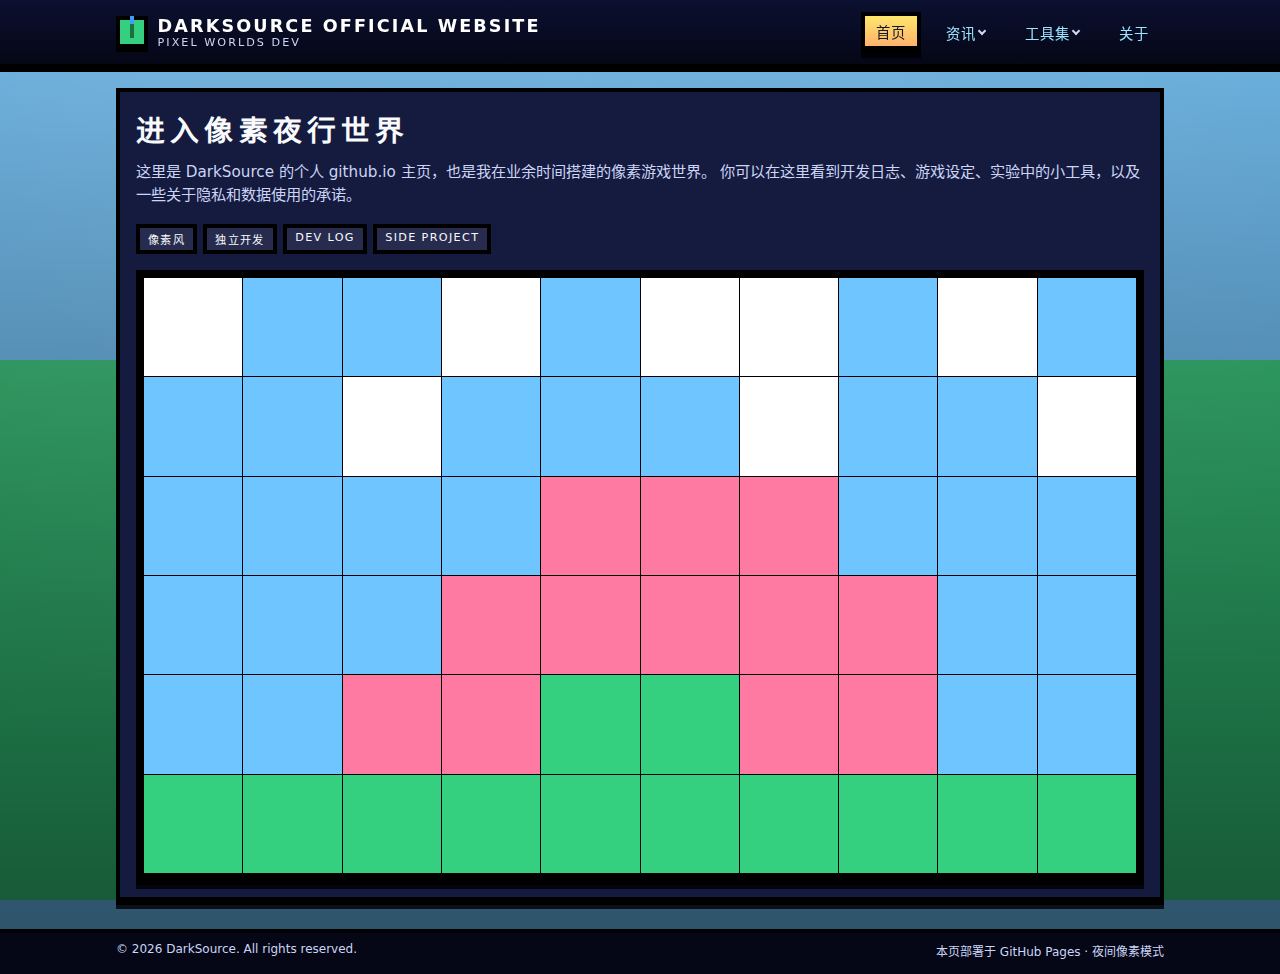
<file: index.html>
<!DOCTYPE html>
<html lang="zh-CN">
<head>
  <meta charset="UTF-8" />
  <meta name="viewport" content="width=device-width, initial-scale=1.0" />
  <title>DarkSource · 像素世界</title>
  <link rel="stylesheet" href="assets/styles.css" />
</head>
<body class="page-loading">
  <div class="page">
    <header class="nav-wrap">
      <div id="nav-placeholder"></div>
    </header>

    <main>
      <!-- 首页 / Hero -->
      <section id="home" class="pixel-card hero view-section is-active" aria-label="首页">
        <div>
          <h1 class="hero-title">进入像素夜行世界</h1>
          <p class="hero-subtitle">
            这里是 DarkSource 的个人 github.io 主页，也是我在业余时间搭建的像素游戏世界。
            你可以在这里看到开发日志、游戏设定、实验中的小工具，以及一些关于隐私和数据使用的承诺。
          </p>

          <div class="hero-tags">
            <span class="hero-tag">像素风</span>
            <span class="hero-tag">独立开发</span>
            <span class="hero-tag">Dev Log</span>
            <span class="hero-tag">Side Project</span>
          </div>
        </div>

        <!-- 简单像素场景：天空 + 草地 + 角色 -->
        <div class="pixel-card" aria-hidden="true">
          <div class="hero-preview">
            <!-- 第 1 行：夜空 + 星星 / 月亮 -->
            <div class="hero-pixel sky star"></div>
            <div class="hero-pixel sky"></div>
            <div class="hero-pixel sky"></div>
            <div class="hero-pixel sky star"></div>
            <div class="hero-pixel sky"></div>
            <div class="hero-pixel sky moon"></div>
            <div class="hero-pixel sky moon"></div>
            <div class="hero-pixel sky"></div>
            <div class="hero-pixel sky star"></div>
            <div class="hero-pixel sky"></div>

            <!-- 第 2 行：天空 -->
            <div class="hero-pixel sky"></div>
            <div class="hero-pixel sky"></div>
            <div class="hero-pixel sky star"></div>
            <div class="hero-pixel sky"></div>
            <div class="hero-pixel sky"></div>
            <div class="hero-pixel sky"></div>
            <div class="hero-pixel sky star"></div>
            <div class="hero-pixel sky"></div>
            <div class="hero-pixel sky"></div>
            <div class="hero-pixel sky star"></div>

            <!-- 第 3 行：天空 + 角色顶部 -->
            <div class="hero-pixel sky"></div>
            <div class="hero-pixel sky"></div>
            <div class="hero-pixel sky"></div>
            <div class="hero-pixel sky"></div>
            <div class="hero-pixel sky char"></div>
            <div class="hero-pixel sky char"></div>
            <div class="hero-pixel sky char"></div>
            <div class="hero-pixel sky"></div>
            <div class="hero-pixel sky"></div>
            <div class="hero-pixel sky"></div>

            <!-- 第 4 行：角色身体 -->
            <div class="hero-pixel sky"></div>
            <div class="hero-pixel sky"></div>
            <div class="hero-pixel sky"></div>
            <div class="hero-pixel sky char"></div>
            <div class="hero-pixel sky char"></div>
            <div class="hero-pixel sky char"></div>
            <div class="hero-pixel sky char"></div>
            <div class="hero-pixel sky char"></div>
            <div class="hero-pixel sky"></div>
            <div class="hero-pixel sky"></div>

            <!-- 第 5 行：角色脚 + 草地上层 -->
            <div class="hero-pixel sky"></div>
            <div class="hero-pixel sky"></div>
            <div class="hero-pixel sky char"></div>
            <div class="hero-pixel grass char"></div>
            <div class="hero-pixel grass"></div>
            <div class="hero-pixel grass"></div>
            <div class="hero-pixel grass char"></div>
            <div class="hero-pixel sky char"></div>
            <div class="hero-pixel sky"></div>
            <div class="hero-pixel sky"></div>

            <!-- 第 6 行：草地 -->
            <div class="hero-pixel grass"></div>
            <div class="hero-pixel grass"></div>
            <div class="hero-pixel grass"></div>
            <div class="hero-pixel grass"></div>
            <div class="hero-pixel grass"></div>
            <div class="hero-pixel grass"></div>
            <div class="hero-pixel grass"></div>
            <div class="hero-pixel grass"></div>
            <div class="hero-pixel grass"></div>
            <div class="hero-pixel grass"></div>
          </div>
        </div>
      </section>

      <!-- 开发日志 -->
      <section id="devlog" class="pixel-card view-section">
        <h2 class="section-title">开发日志 DEV LOG</h2>
        <p class="section-sub">
          下方会展示来自 <code>devlog/config.json</code> 的最新几条开发日志摘要。想看完整分组视图可以进入日志目录页面。
        </p>
        <ul id="devlogPreview" class="log-list"></ul>
        <div style="margin-top:0.8rem;">
          <a href="devlog/" class="pixel-button">打开完整开发日志目录</a>
        </div>
      </section>

      <!-- 游戏介绍 -->
      <section id="game-intro" class="pixel-card view-section">
        <h2 class="section-title">游戏介绍 GAME INTRO</h2>
        <p class="section-sub">
          《小人物异世界》等作品介绍与实机画面请参见独立页面。
        </p>
        <div style="margin-top:0.8rem;">
          <a href="game-intro.html" class="pixel-button">查看游戏介绍</a>
        </div>
      </section>

      <!-- 隐私声明 -->
      <section id="privacy" class="pixel-card view-section">
        <h2 class="section-title">隐私声明 PRIVACY</h2>
        <p class="section-sub">
          DarkSource Studio 的完整隐私政策请参见独立页面，涵盖数据收集、使用方式及您的权利等。
        </p>
        <div class="privacy-block">
          <a href="privacy.html" class="pixel-button">查看完整 Privacy Policy</a>
        </div>
      </section>

      <!-- 工具集 -->
      <section id="tools" class="pixel-card view-section">
        <h2 class="section-title">工具集 TOOLKIT</h2>
        <p class="section-sub">
          这里可以放你在开发过程中顺手写的一些小工具：地图编辑器、数值模拟、存档查看器等。
          暂时写成列表形式，后续可以替换成真正的链接或内嵌页面。
        </p>
        <ul class="tool-list">
          <li><a href="tools/tab-to-devlog.html" class="tool-list-link">TabToDevLog</a> — 将多行文本转成 devlog 单条 JSON，支持复制</li>
          <li>· 像素调色板（计划中）</li>
          <li>· 关卡节奏规划表（计划中）</li>
          <li>· 存档数据可视化（计划中）</li>
        </ul>
      </section>

    </main>

    <footer>
      <div id="footer-placeholder"></div>
    </footer>
  </div>

  <script src="assets/config.js"></script>
  <script src="assets/include.js"></script>
  <script src="assets/main.js"></script>
</body>
</html>
</file>
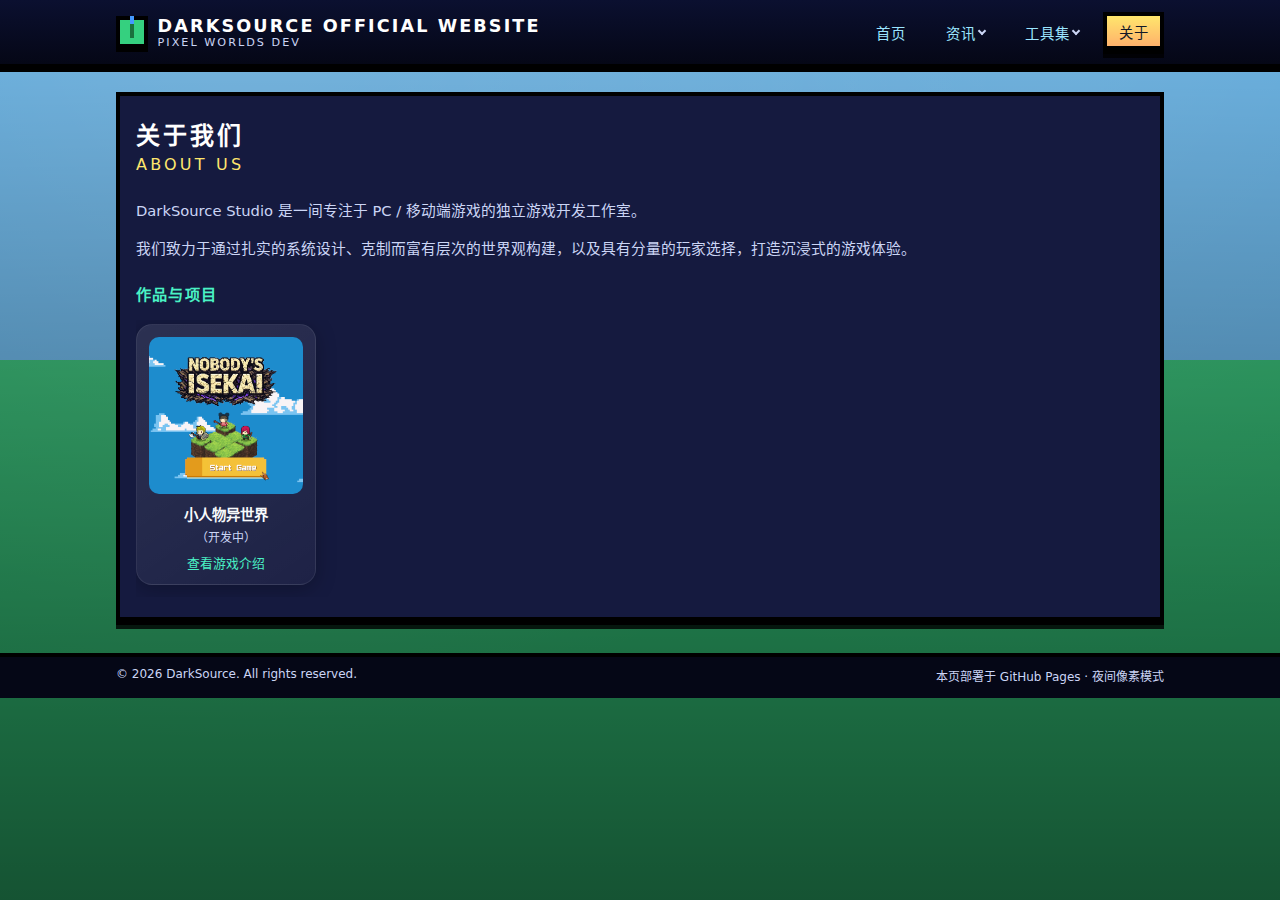
<file: about.html>
<!DOCTYPE html>
<html lang="zh-CN">
<head>
  <meta charset="UTF-8" />
  <meta name="viewport" content="width=device-width, initial-scale=1.0" />
  <title>关于我们 · DarkSource Studio</title>
  <link rel="stylesheet" href="assets/styles.css" />
  <style>
    main { max-width: var(--max-width); width: 100%; margin: 1.5rem auto 2rem; padding: 0 1rem; }
    .about-card { padding: 1.25rem 1rem; }
    .about-title-main { font-size: 1.5rem; font-weight: 800; text-transform: uppercase; letter-spacing: 0.12em; color: var(--pure-white); margin-bottom: 0.25rem; }
    .about-title-sub { font-size: 1rem; text-transform: uppercase; letter-spacing: 0.2em; color: var(--accent-yellow); margin-bottom: 1.5rem; }
    .about-section { margin-bottom: 1.25rem; }
    .about-section p { font-size: 0.92rem; color: var(--text-sub); line-height: 1.75; margin-bottom: 0.75rem; }
    .about-section p:last-child { margin-bottom: 0; }
    /* 横向滚动：作品展示区 */
    .about-games-heading { font-size: 0.95rem; font-weight: 700; color: var(--accent-cyan); margin-bottom: 0.75rem; text-transform: uppercase; letter-spacing: 0.08em; }
    .about-games-scroll { overflow-x: auto; overflow-y: hidden; padding-bottom: 0.5rem; margin-top: 1rem; -webkit-overflow-scrolling: touch; }
    .about-games-scroll::-webkit-scrollbar { height: 6px; }
    .about-games-scroll::-webkit-scrollbar-track { background: rgba(0,0,0,0.2); border-radius: 3px; }
    .about-games-scroll::-webkit-scrollbar-thumb { background: rgba(255,255,255,0.25); border-radius: 3px; }
    .about-games-track { display: flex; gap: 1rem; padding: 0.25rem 0; }
    .about-game-card { flex: 0 0 auto; width: 180px; padding: 12px; border-radius: 16px; background: linear-gradient(145deg, rgba(255,255,255,0.1) 0%, rgba(255,255,255,0.04) 100%); border: 1px solid rgba(255,255,255,0.08); box-shadow: 0 4px 20px rgba(0,0,0,0.25); display: flex; flex-direction: column; align-items: center; text-align: center; }
    .about-game-card img { width: 100%; height: auto; border-radius: 10px; object-fit: contain; display: block; margin-bottom: 0.6rem; }
    .about-game-card .about-game-name { font-size: 0.9rem; font-weight: 700; color: var(--text-main); margin-bottom: 0.25rem; }
    .about-game-card .about-game-status { font-size: 0.75rem; color: var(--text-sub); margin-bottom: 0.5rem; }
    .about-game-card a { font-size: 0.8rem; color: var(--accent-cyan); text-decoration: none; }
    .about-game-card a:hover { color: var(--pure-white); text-decoration: underline; }
  </style>
</head>
<body class="page-loading">
  <div class="page">
    <header class="nav-wrap">
      <div id="nav-placeholder"></div>
    </header>
    <main>
      <section class="pixel-card about-card">
        <h1 class="about-title-main">关于我们</h1>
        <p class="about-title-sub">About Us</p>
        <div class="about-section">
          <p>DarkSource Studio 是一间专注于 PC / 移动端游戏的独立游戏开发工作室。</p>
          <p>我们致力于通过扎实的系统设计、克制而富有层次的世界观构建，以及具有分量的玩家选择，打造沉浸式的游戏体验。</p>
        </div>

        <p class="about-games-heading">作品与项目</p>
        <div class="about-games-scroll" aria-label="作品横向滚动列表">
          <div class="about-games-track">
            <div class="about-game-card">
              <img src="about/image_logo_nobody_isekai.png" alt="《小人物异世界》Logo" />
              <span class="about-game-name">小人物异世界</span>
              <span class="about-game-status">（开发中）</span>
              <a href="game-intro.html">查看游戏介绍</a>
            </div>
          </div>
        </div>
      </section>
    </main>
    <footer>
      <div id="footer-placeholder"></div>
    </footer>
  </div>
  <script src="assets/include.js"></script>
</body>
</html>
</file>
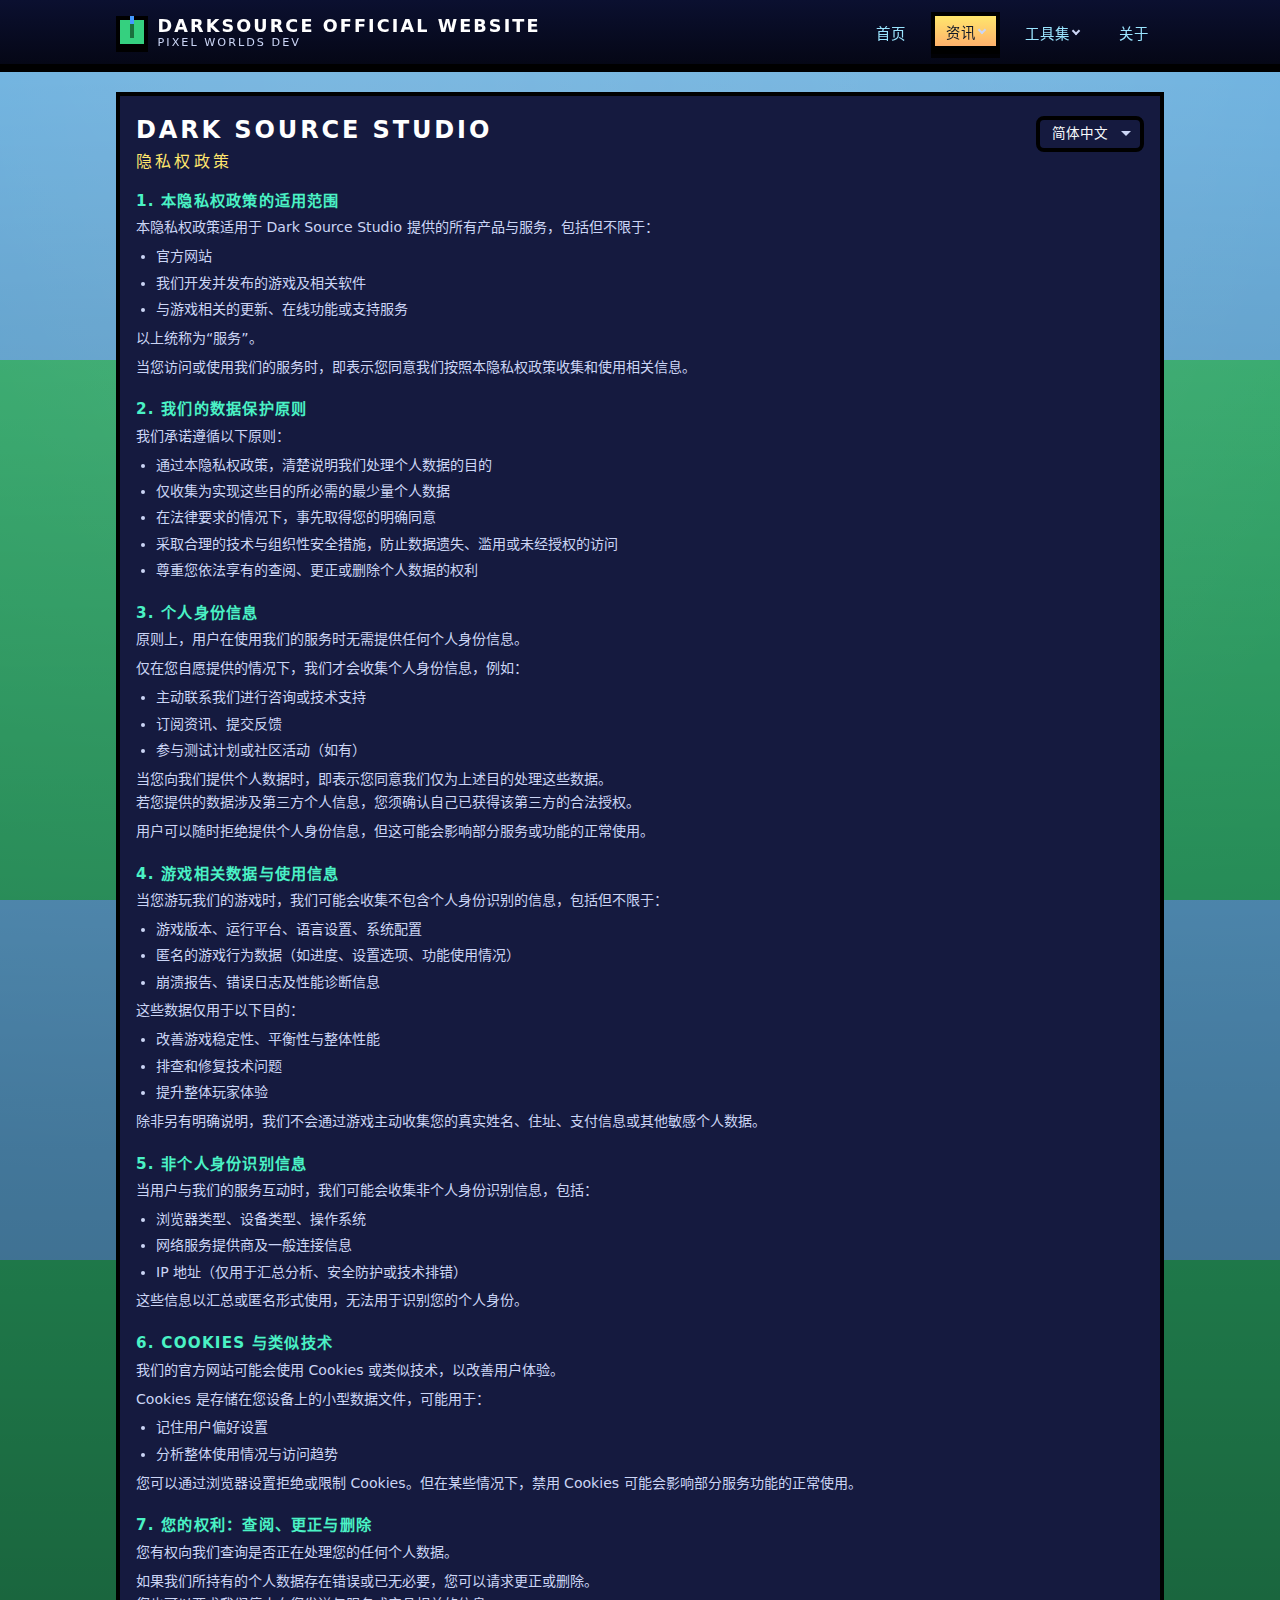
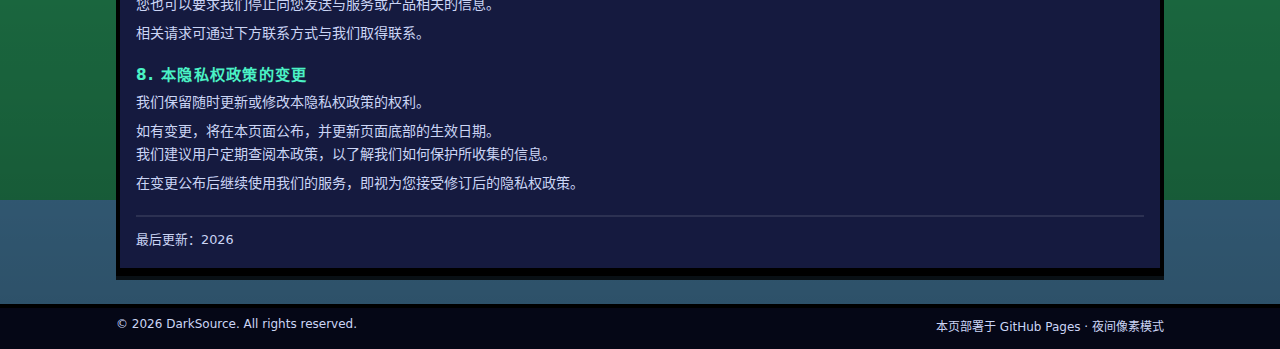
<file: privacy.html>
<!DOCTYPE html>
<html lang="zh-CN">
<head>
  <meta charset="UTF-8" />
  <meta name="viewport" content="width=device-width, initial-scale=1.0" />
  <title>隐私权政策 · Dark Source Studio</title>
  <meta http-equiv="refresh" content="0;url=privacy/privacy-sc.html" />
  <link rel="stylesheet" href="assets/styles.css" />
</head>
<body>
  <p>正在跳转到 <a href="privacy/privacy-sc.html">隐私权政策</a>…</p>
  <script>window.location.replace("privacy/privacy-sc.html");</script>
</body>
</html>
</file>
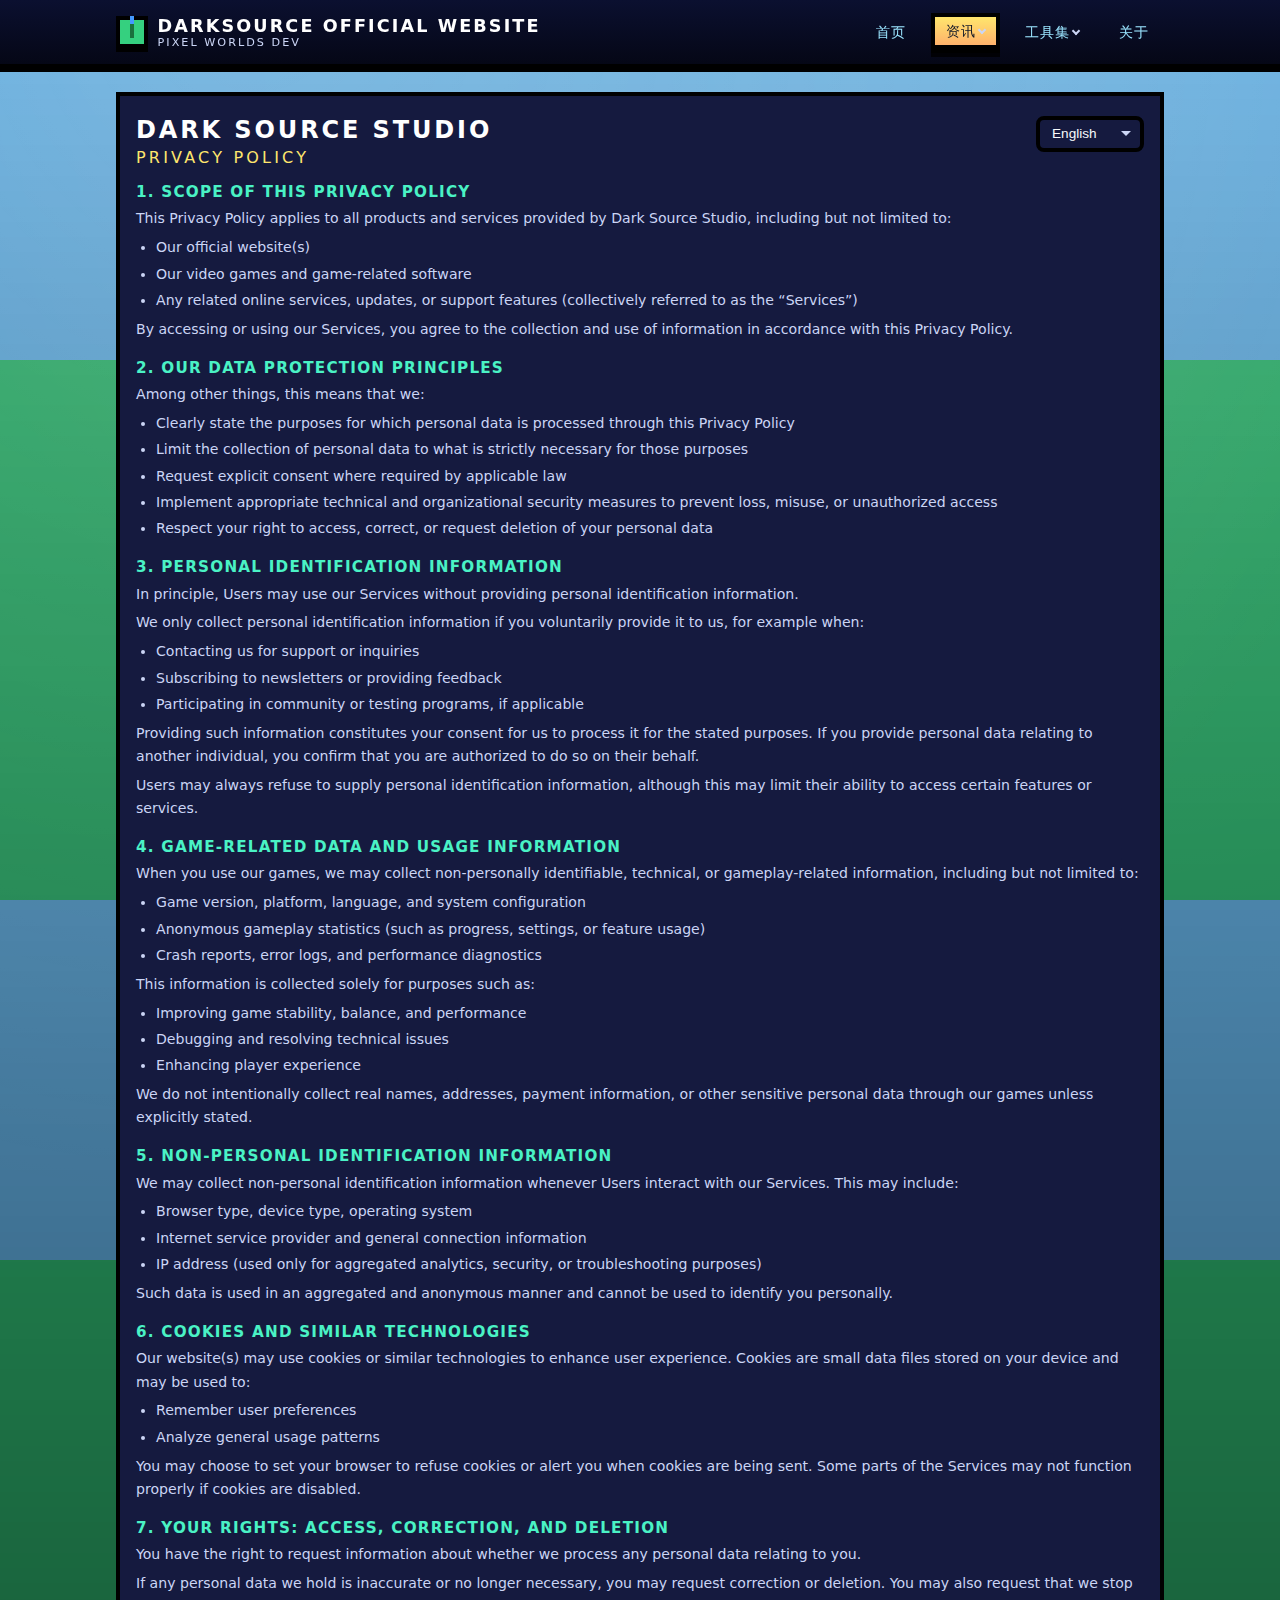
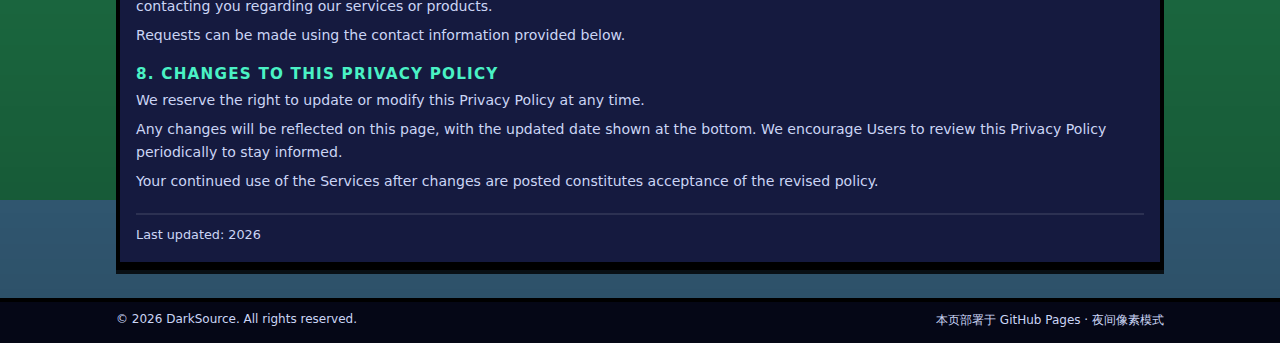
<file: privacy/privacy-en.html>
<!DOCTYPE html>
<html lang="en">
<head>
  <meta charset="UTF-8" />
  <meta name="viewport" content="width=device-width, initial-scale=1.0" />
  <title>Privacy Policy · DarkSource Studio</title>
  <link rel="stylesheet" href="../assets/styles.css" />
  <style>
    main { max-width: var(--max-width); width: 100%; margin: 1.5rem auto 2rem; padding: 0 1rem; }
    .privacy-card { padding: 1.25rem 1rem; position: relative; }
    .privacy-card-header { display: flex; justify-content: space-between; align-items: flex-start; flex-wrap: wrap; gap: 0.75rem; margin-bottom: 1rem; }
    .privacy-card-header .privacy-titles { flex: 1 1 auto; }
    .privacy-lang-wrap { flex-shrink: 0; }
    .privacy-lang-wrap select {
      padding: 0.4rem 2rem 0.4rem 0.75rem;
      font-size: 0.85rem;
      color: var(--text-main);
      background: var(--night-blue-soft);
      border: var(--pixel-border) solid #000;
      border-radius: 8px;
      cursor: pointer;
      appearance: none;
      background-image: url("data:image/svg+xml,%3Csvg xmlns='http://www.w3.org/2000/svg' width='12' height='12' viewBox='0 0 12 12'%3E%3Cpath fill='%23cbd5f5' d='M6 8L1 3h10z'/%3E%3C/svg%3E");
      background-repeat: no-repeat;
      background-position: right 0.5rem center;
    }
    .privacy-lang-wrap select:hover { filter: brightness(1.1); }
    .privacy-title-main { font-size: 1.5rem; font-weight: 800; text-transform: uppercase; letter-spacing: 0.12em; color: var(--pure-white); margin-bottom: 0.25rem; }
    .privacy-title-sub { font-size: 1rem; text-transform: uppercase; letter-spacing: 0.2em; color: var(--accent-yellow); margin-bottom: 0; }
    .privacy-section { margin-bottom: 1.1rem; }
    .privacy-section h2 { font-size: 0.95rem; font-weight: 700; text-transform: uppercase; letter-spacing: 0.08em; color: var(--accent-cyan); margin-bottom: 0.4rem; }
    .privacy-section p, .privacy-section ul { font-size: 0.88rem; color: var(--text-sub); line-height: 1.65; margin-bottom: 0.35rem; }
    .privacy-section ul { padding-left: 1.25rem; margin-top: 0.25rem; }
    .privacy-section li { margin-bottom: 0.2rem; }
    .privacy-updated { font-size: 0.8rem; color: var(--text-sub); margin-top: 1.25rem; padding-top: 0.75rem; border-top: 2px solid rgba(255,255,255,0.1); }
  </style>
</head>
<body class="page-loading">
  <div class="page">
    <header class="nav-wrap"><div id="nav-placeholder"></div></header>
    <main>
      <section class="pixel-card privacy-card">
        <div class="privacy-card-header">
          <div class="privacy-titles">
            <h1 class="privacy-title-main">Dark Source Studio</h1>
            <p class="privacy-title-sub">Privacy Policy</p>
          </div>
          <div class="privacy-lang-wrap" aria-label="选择语言">
            <select id="privacy-lang" title="Language">
              <option value="privacy-sc.html">简体中文</option>
              <option value="privacy-en.html" selected>English</option>
            </select>
          </div>
        </div>

        <div class="privacy-section">
          <h2>1. Scope of This Privacy Policy</h2>
          <p>This Privacy Policy applies to all products and services provided by Dark Source Studio, including but not limited to:</p>
          <ul>
            <li>Our official website(s)</li>
            <li>Our video games and game-related software</li>
            <li>Any related online services, updates, or support features (collectively referred to as the “Services”)</li>
          </ul>
          <p>By accessing or using our Services, you agree to the collection and use of information in accordance with this Privacy Policy.</p>
        </div>

        <div class="privacy-section">
          <h2>2. Our Data Protection Principles</h2>
          <p>Among other things, this means that we:</p>
          <ul>
            <li>Clearly state the purposes for which personal data is processed through this Privacy Policy</li>
            <li>Limit the collection of personal data to what is strictly necessary for those purposes</li>
            <li>Request explicit consent where required by applicable law</li>
            <li>Implement appropriate technical and organizational security measures to prevent loss, misuse, or unauthorized access</li>
            <li>Respect your right to access, correct, or request deletion of your personal data</li>
          </ul>
        </div>

        <div class="privacy-section">
          <h2>3. Personal Identification Information</h2>
          <p>In principle, Users may use our Services without providing personal identification information.</p>
          <p>We only collect personal identification information if you voluntarily provide it to us, for example when:</p>
          <ul>
            <li>Contacting us for support or inquiries</li>
            <li>Subscribing to newsletters or providing feedback</li>
            <li>Participating in community or testing programs, if applicable</li>
          </ul>
          <p>Providing such information constitutes your consent for us to process it for the stated purposes. If you provide personal data relating to another individual, you confirm that you are authorized to do so on their behalf.</p>
          <p>Users may always refuse to supply personal identification information, although this may limit their ability to access certain features or services.</p>
        </div>

        <div class="privacy-section">
          <h2>4. Game-Related Data and Usage Information</h2>
          <p>When you use our games, we may collect non-personally identifiable, technical, or gameplay-related information, including but not limited to:</p>
          <ul>
            <li>Game version, platform, language, and system configuration</li>
            <li>Anonymous gameplay statistics (such as progress, settings, or feature usage)</li>
            <li>Crash reports, error logs, and performance diagnostics</li>
          </ul>
          <p>This information is collected solely for purposes such as:</p>
          <ul>
            <li>Improving game stability, balance, and performance</li>
            <li>Debugging and resolving technical issues</li>
            <li>Enhancing player experience</li>
          </ul>
          <p>We do not intentionally collect real names, addresses, payment information, or other sensitive personal data through our games unless explicitly stated.</p>
        </div>

        <div class="privacy-section">
          <h2>5. Non-Personal Identification Information</h2>
          <p>We may collect non-personal identification information whenever Users interact with our Services. This may include:</p>
          <ul>
            <li>Browser type, device type, operating system</li>
            <li>Internet service provider and general connection information</li>
            <li>IP address (used only for aggregated analytics, security, or troubleshooting purposes)</li>
          </ul>
          <p>Such data is used in an aggregated and anonymous manner and cannot be used to identify you personally.</p>
        </div>

        <div class="privacy-section">
          <h2>6. Cookies and Similar Technologies</h2>
          <p>Our website(s) may use cookies or similar technologies to enhance user experience. Cookies are small data files stored on your device and may be used to:</p>
          <ul>
            <li>Remember user preferences</li>
            <li>Analyze general usage patterns</li>
          </ul>
          <p>You may choose to set your browser to refuse cookies or alert you when cookies are being sent. Some parts of the Services may not function properly if cookies are disabled.</p>
        </div>

        <div class="privacy-section">
          <h2>7. Your Rights: Access, Correction, and Deletion</h2>
          <p>You have the right to request information about whether we process any personal data relating to you.</p>
          <p>If any personal data we hold is inaccurate or no longer necessary, you may request correction or deletion. You may also request that we stop contacting you regarding our services or products.</p>
          <p>Requests can be made using the contact information provided below.</p>
        </div>

        <div class="privacy-section">
          <h2>8. Changes to This Privacy Policy</h2>
          <p>We reserve the right to update or modify this Privacy Policy at any time.</p>
          <p>Any changes will be reflected on this page, with the updated date shown at the bottom. We encourage Users to review this Privacy Policy periodically to stay informed.</p>
          <p>Your continued use of the Services after changes are posted constitutes acceptance of the revised policy.</p>
        </div>

        <p class="privacy-updated">Last updated: <span id="privacyYear"></span></p>
      </section>
    </main>
    <footer><div id="footer-placeholder"></div></footer>
  </div>
  <script src="../assets/include.js"></script>
  <script>
    document.getElementById("privacyYear").textContent = new Date().getFullYear().toString();
    document.getElementById("privacy-lang").addEventListener("change", function () {
      window.location.href = this.value;
    });
  </script>
</body>
</html>
</file>
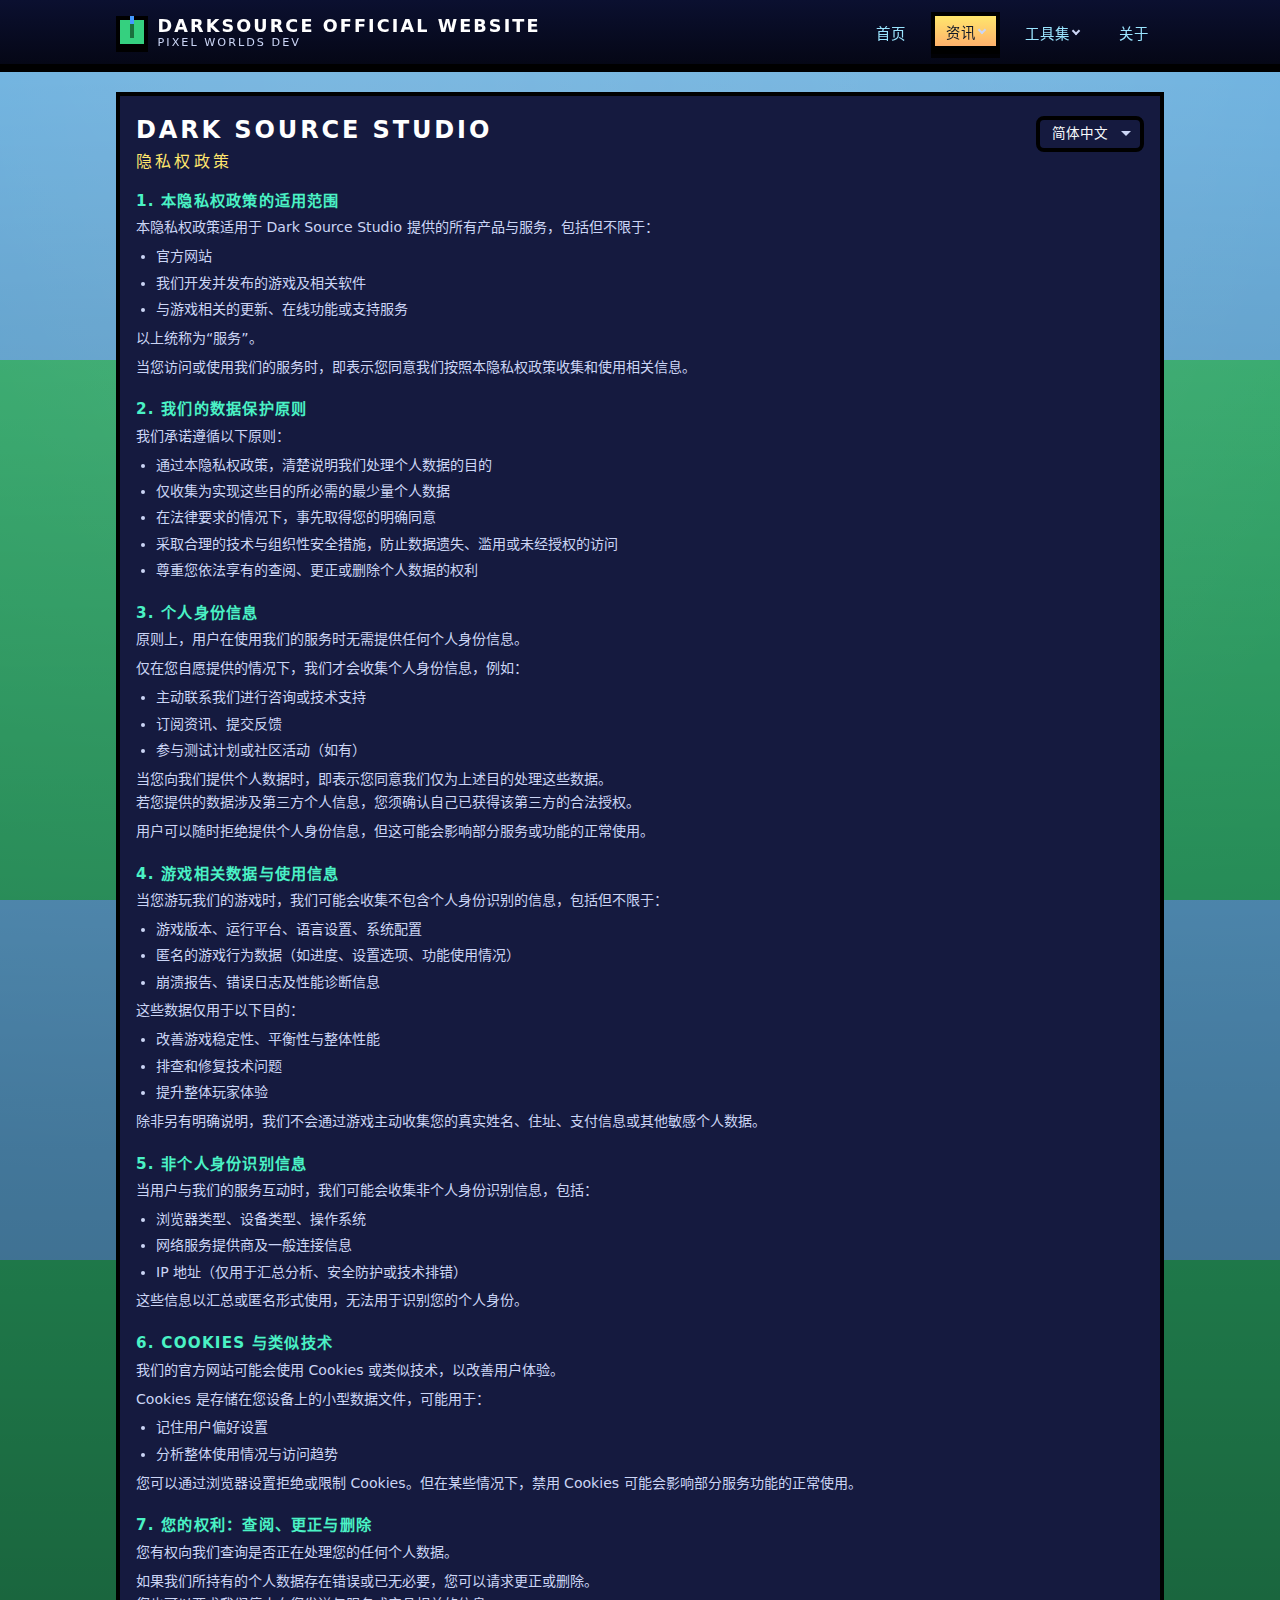
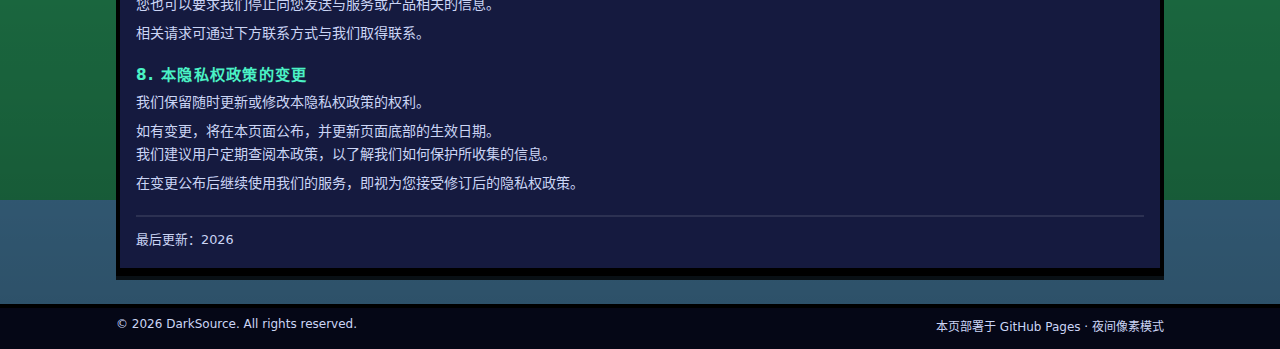
<file: privacy/privacy-sc.html>
<!DOCTYPE html>
<html lang="zh-CN">
<head>
  <meta charset="UTF-8" />
  <meta name="viewport" content="width=device-width, initial-scale=1.0" />
  <title>隐私权政策 · Dark Source Studio</title>
  <link rel="stylesheet" href="../assets/styles.css" />
  <style>
    main { max-width: var(--max-width); width: 100%; margin: 1.5rem auto 2rem; padding: 0 1rem; }
    .privacy-card { padding: 1.25rem 1rem; position: relative; }
    .privacy-card-header { display: flex; justify-content: space-between; align-items: flex-start; flex-wrap: wrap; gap: 0.75rem; margin-bottom: 1rem; }
    .privacy-card-header .privacy-titles { flex: 1 1 auto; }
    .privacy-lang-wrap { flex-shrink: 0; }
    .privacy-lang-wrap select {
      padding: 0.4rem 2rem 0.4rem 0.75rem;
      font-size: 0.85rem;
      color: var(--text-main);
      background: var(--night-blue-soft);
      border: var(--pixel-border) solid #000;
      border-radius: 8px;
      cursor: pointer;
      appearance: none;
      background-image: url("data:image/svg+xml,%3Csvg xmlns='http://www.w3.org/2000/svg' width='12' height='12' viewBox='0 0 12 12'%3E%3Cpath fill='%23cbd5f5' d='M6 8L1 3h10z'/%3E%3C/svg%3E");
      background-repeat: no-repeat;
      background-position: right 0.5rem center;
    }
    .privacy-lang-wrap select:hover { filter: brightness(1.1); }
    .privacy-title-main { font-size: 1.5rem; font-weight: 800; text-transform: uppercase; letter-spacing: 0.12em; color: var(--pure-white); margin-bottom: 0.25rem; }
    .privacy-title-sub { font-size: 1rem; text-transform: uppercase; letter-spacing: 0.2em; color: var(--accent-yellow); margin-bottom: 0; }
    .privacy-section { margin-bottom: 1.1rem; }
    .privacy-section h2 { font-size: 0.95rem; font-weight: 700; text-transform: uppercase; letter-spacing: 0.08em; color: var(--accent-cyan); margin-bottom: 0.4rem; }
    .privacy-section p, .privacy-section ul { font-size: 0.88rem; color: var(--text-sub); line-height: 1.65; margin-bottom: 0.35rem; }
    .privacy-section ul { padding-left: 1.25rem; margin-top: 0.25rem; }
    .privacy-section li { margin-bottom: 0.2rem; }
    .privacy-updated { font-size: 0.8rem; color: var(--text-sub); margin-top: 1.25rem; padding-top: 0.75rem; border-top: 2px solid rgba(255,255,255,0.1); }
  </style>
</head>
<body class="page-loading">
  <div class="page">
    <header class="nav-wrap"><div id="nav-placeholder"></div></header>
    <main>
      <section class="pixel-card privacy-card">
        <div class="privacy-card-header">
          <div class="privacy-titles">
            <h1 class="privacy-title-main">Dark Source Studio</h1>
            <p class="privacy-title-sub">隐私权政策</p>
          </div>
          <div class="privacy-lang-wrap" aria-label="选择语言">
            <select id="privacy-lang" title="语言">
              <option value="privacy-sc.html" selected>简体中文</option>
              <option value="privacy-en.html">English</option>
            </select>
          </div>
        </div>

        <div class="privacy-section">
          <h2>1. 本隐私权政策的适用范围</h2>
          <p>本隐私权政策适用于 Dark Source Studio 提供的所有产品与服务，包括但不限于：</p>
          <ul>
            <li>官方网站</li>
            <li>我们开发并发布的游戏及相关软件</li>
            <li>与游戏相关的更新、在线功能或支持服务</li>
          </ul>
          <p>以上统称为“服务”。</p>
          <p>当您访问或使用我们的服务时，即表示您同意我们按照本隐私权政策收集和使用相关信息。</p>
        </div>

        <div class="privacy-section">
          <h2>2. 我们的数据保护原则</h2>
          <p>我们承诺遵循以下原则：</p>
          <ul>
            <li>通过本隐私权政策，清楚说明我们处理个人数据的目的</li>
            <li>仅收集为实现这些目的所必需的最少量个人数据</li>
            <li>在法律要求的情况下，事先取得您的明确同意</li>
            <li>采取合理的技术与组织性安全措施，防止数据遗失、滥用或未经授权的访问</li>
            <li>尊重您依法享有的查阅、更正或删除个人数据的权利</li>
          </ul>
        </div>

        <div class="privacy-section">
          <h2>3. 个人身份信息</h2>
          <p>原则上，用户在使用我们的服务时无需提供任何个人身份信息。</p>
          <p>仅在您自愿提供的情况下，我们才会收集个人身份信息，例如：</p>
          <ul>
            <li>主动联系我们进行咨询或技术支持</li>
            <li>订阅资讯、提交反馈</li>
            <li>参与测试计划或社区活动（如有）</li>
          </ul>
          <p>当您向我们提供个人数据时，即表示您同意我们仅为上述目的处理这些数据。<br />若您提供的数据涉及第三方个人信息，您须确认自己已获得该第三方的合法授权。</p>
          <p>用户可以随时拒绝提供个人身份信息，但这可能会影响部分服务或功能的正常使用。</p>
        </div>

        <div class="privacy-section">
          <h2>4. 游戏相关数据与使用信息</h2>
          <p>当您游玩我们的游戏时，我们可能会收集不包含个人身份识别的信息，包括但不限于：</p>
          <ul>
            <li>游戏版本、运行平台、语言设置、系统配置</li>
            <li>匿名的游戏行为数据（如进度、设置选项、功能使用情况）</li>
            <li>崩溃报告、错误日志及性能诊断信息</li>
          </ul>
          <p>这些数据仅用于以下目的：</p>
          <ul>
            <li>改善游戏稳定性、平衡性与整体性能</li>
            <li>排查和修复技术问题</li>
            <li>提升整体玩家体验</li>
          </ul>
          <p>除非另有明确说明，我们不会通过游戏主动收集您的真实姓名、住址、支付信息或其他敏感个人数据。</p>
        </div>

        <div class="privacy-section">
          <h2>5. 非个人身份识别信息</h2>
          <p>当用户与我们的服务互动时，我们可能会收集非个人身份识别信息，包括：</p>
          <ul>
            <li>浏览器类型、设备类型、操作系统</li>
            <li>网络服务提供商及一般连接信息</li>
            <li>IP 地址（仅用于汇总分析、安全防护或技术排错）</li>
          </ul>
          <p>这些信息以汇总或匿名形式使用，无法用于识别您的个人身份。</p>
        </div>

        <div class="privacy-section">
          <h2>6. Cookies 与类似技术</h2>
          <p>我们的官方网站可能会使用 Cookies 或类似技术，以改善用户体验。</p>
          <p>Cookies 是存储在您设备上的小型数据文件，可能用于：</p>
          <ul>
            <li>记住用户偏好设置</li>
            <li>分析整体使用情况与访问趋势</li>
          </ul>
          <p>您可以通过浏览器设置拒绝或限制 Cookies。但在某些情况下，禁用 Cookies 可能会影响部分服务功能的正常使用。</p>
        </div>

        <div class="privacy-section">
          <h2>7. 您的权利：查阅、更正与删除</h2>
          <p>您有权向我们查询是否正在处理您的任何个人数据。</p>
          <p>如果我们所持有的个人数据存在错误或已无必要，您可以请求更正或删除。<br />您也可以要求我们停止向您发送与服务或产品相关的信息。</p>
          <p>相关请求可通过下方联系方式与我们取得联系。</p>
        </div>

        <div class="privacy-section">
          <h2>8. 本隐私权政策的变更</h2>
          <p>我们保留随时更新或修改本隐私权政策的权利。</p>
          <p>如有变更，将在本页面公布，并更新页面底部的生效日期。<br />我们建议用户定期查阅本政策，以了解我们如何保护所收集的信息。</p>
          <p>在变更公布后继续使用我们的服务，即视为您接受修订后的隐私权政策。</p>
        </div>

        <p class="privacy-updated">最后更新：<span id="privacyYear"></span></p>
      </section>
    </main>
    <footer><div id="footer-placeholder"></div></footer>
  </div>
  <script src="../assets/include.js"></script>
  <script>
    document.getElementById("privacyYear").textContent = new Date().getFullYear().toString();
    document.getElementById("privacy-lang").addEventListener("change", function () {
      window.location.href = this.value;
    });
  </script>
</body>
</html>
</file>
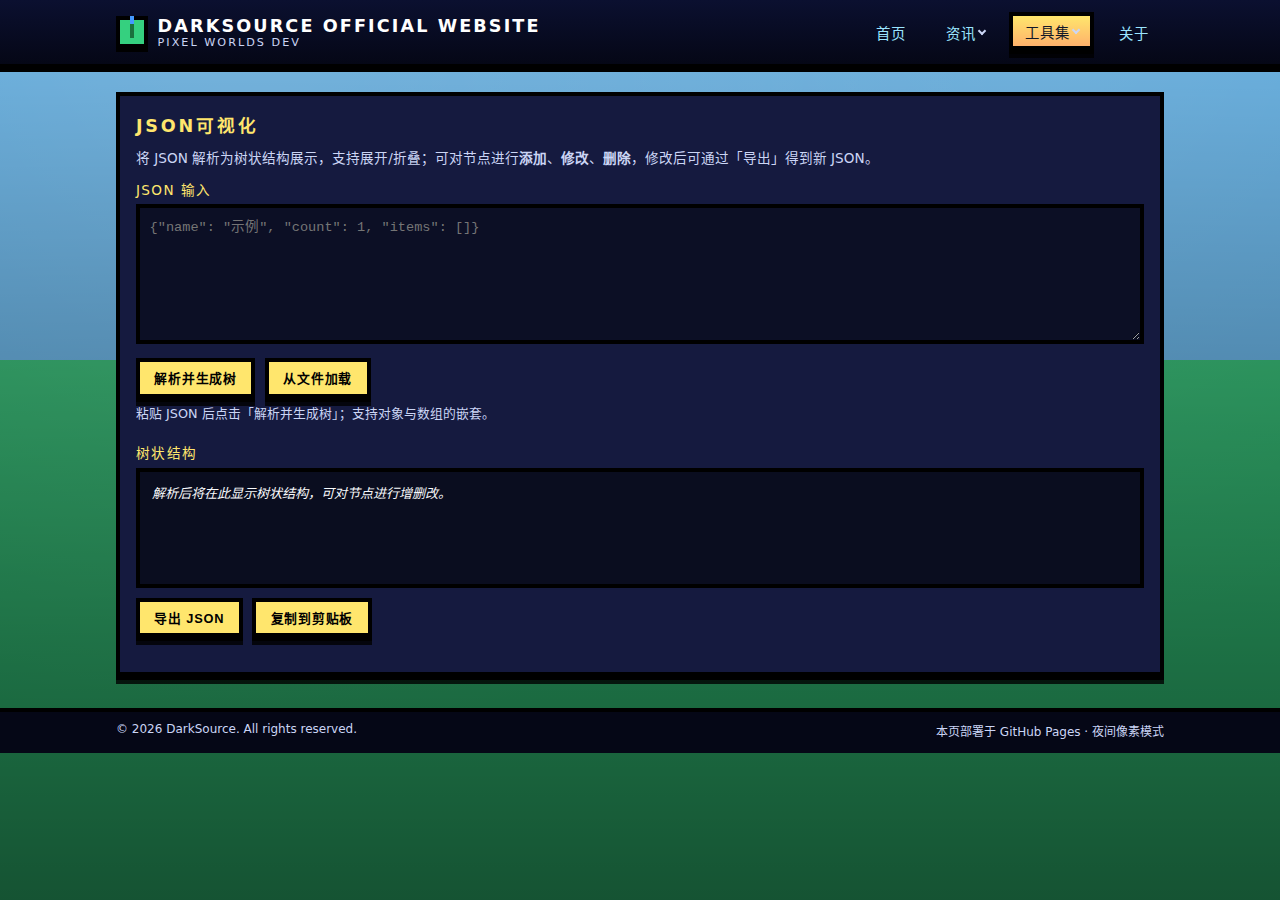
<file: tools/json-visualizer.html>
<!DOCTYPE html>
<html lang="zh-CN">
<head>
  <meta charset="UTF-8" />
  <meta name="viewport" content="width=device-width, initial-scale=1.0" />
  <title>Json可视化 · DarkSource 工具</title>
  <link rel="stylesheet" href="../assets/styles.css" />
  <style>
    main {
      max-width: var(--max-width);
      width: 100%;
      margin: 1.5rem auto 2rem;
      padding: 0 1rem;
    }

    .tool-section {
      margin-bottom: 1.2rem;
    }

    .tool-section label {
      display: block;
      font-size: 0.85rem;
      color: var(--accent-yellow);
      text-transform: uppercase;
      letter-spacing: 0.1em;
      margin-bottom: 0.35rem;
    }

    .tool-textarea {
      width: 100%;
      min-height: 140px;
      padding: 0.6rem;
      font-family: ui-monospace, SFMono-Regular, Menlo, Monaco, Consolas, "Liberation Mono", "Courier New", monospace;
      font-size: 0.85rem;
      line-height: 1.5;
      background: rgba(0, 0, 0, 0.4);
      border: 4px solid #000000;
      color: var(--text-main);
      resize: vertical;
    }

    .tool-actions {
      display: flex;
      flex-wrap: wrap;
      gap: 0.6rem;
      margin-top: 0.6rem;
    }

    .tool-hint {
      font-size: 0.8rem;
      color: var(--text-sub);
      margin-top: 0.4rem;
      line-height: 1.5;
    }

    #json-tree {
      min-height: 120px;
      padding: 0.75rem;
      background: rgba(0, 0, 0, 0.5);
      border: 4px solid #000000;
      font-family: ui-monospace, SFMono-Regular, Menlo, Monaco, Consolas, "Liberation Mono", "Courier New", monospace;
      font-size: 0.82rem;
      line-height: 1.6;
      color: var(--text-main);
    }

    .jv-row {
      display: flex;
      flex-wrap: wrap;
      align-items: flex-start;
      gap: 0.35rem 0.6rem;
      padding: 0.2rem 0;
      border-left: 2px solid transparent;
    }

    .jv-row:hover {
      background: rgba(110, 197, 255, 0.08);
      border-left-color: var(--accent-cyan);
    }

    .jv-toggle {
      width: 18px;
      height: 18px;
      border: none;
      background: transparent;
      color: var(--text-sub);
      cursor: pointer;
      padding: 0;
      font-size: 0.9rem;
      line-height: 1;
      flex-shrink: 0;
    }

    .jv-toggle:hover {
      color: var(--accent-cyan);
    }

    .jv-placeholder {
      width: 18px;
      flex-shrink: 0;
    }

    .jv-key {
      color: var(--accent-yellow);
      margin-right: 0.25rem;
    }

    .jv-key.jv-array-key {
      color: var(--accent-cyan);
    }

    .jv-type {
      font-size: 0.7rem;
      padding: 0.1rem 0.35rem;
      background: rgba(0, 0, 0, 0.4);
      color: var(--text-sub);
      border-radius: 4px;
    }

    .jv-value {
      color: var(--accent-pink);
    }

    .jv-value.jv-null {
      color: var(--text-sub);
    }

    .jv-value.jv-bool {
      color: var(--accent-orange);
    }

    .jv-value.jv-num {
      color: var(--accent-cyan);
    }

    .jv-actions {
      display: inline-flex;
      gap: 0.25rem;
      margin-left: auto;
    }

    .jv-btn {
      padding: 0.2rem 0.4rem;
      font-size: 0.7rem;
      border: 2px solid #000;
      background: var(--night-blue-soft);
      color: var(--text-sub);
      cursor: pointer;
      border-radius: 4px;
    }

    .jv-btn:hover {
      color: var(--pure-white);
      background: rgba(110, 197, 255, 0.25);
    }

    .jv-btn.jv-btn-add {
      background: rgba(53, 208, 127, 0.25);
      color: var(--grass-green);
    }

    .jv-btn.jv-btn-add:hover {
      background: rgba(53, 208, 127, 0.4);
      color: var(--pure-white);
    }

    .jv-btn.jv-btn-del:hover {
      background: rgba(255, 122, 162, 0.3);
      color: var(--pure-white);
    }

    .jv-children {
      margin-left: 1.25rem;
      border-left: 1px solid rgba(255, 255, 255, 0.12);
      padding-left: 0.5rem;
    }

    .jv-empty {
      color: var(--text-sub);
      font-style: italic;
      padding: 0.5rem 0;
    }

    .jv-parse-error {
      color: var(--accent-pink);
      padding: 0.5rem 0;
    }

    .jv-input-inline {
      min-width: 80px;
      padding: 0.2rem 0.4rem;
      font-size: 0.82rem;
      font-family: inherit;
      background: rgba(0, 0, 0, 0.5);
      border: 2px solid #000;
      color: var(--text-main);
    }
  </style>
</head>
<body class="page-loading">
  <div class="page">
    <header class="nav-wrap">
      <div id="nav-placeholder"></div>
    </header>

    <main>
      <section class="pixel-card">
        <h1 class="section-title">Json可视化</h1>
        <p class="section-sub">
          将 JSON 解析为树状结构展示，支持展开/折叠；可对节点进行<strong>添加</strong>、<strong>修改</strong>、<strong>删除</strong>，修改后可通过「导出」得到新 JSON。
        </p>

        <div class="tool-section">
          <label for="json-input">JSON 输入</label>
          <textarea
            id="json-input"
            class="tool-textarea"
            placeholder='{"name": "示例", "count": 1, "items": []}'
          ></textarea>
          <div class="tool-actions">
            <button type="button" class="pixel-button" id="parse-btn">解析并生成树</button>
            <button type="button" class="pixel-button" id="load-file-btn">从文件加载</button>
            <input type="file" id="file-input" accept=".json,application/json" style="display:none;" />
          </div>
          <p class="tool-hint">粘贴 JSON 后点击「解析并生成树」；支持对象与数组的嵌套。</p>
        </div>

        <div class="tool-section">
          <label>树状结构</label>
          <div id="json-tree" class="jv-empty">解析后将在此显示树状结构，可对节点进行增删改。</div>
          <div class="tool-actions" style="margin-top: 0.6rem;">
            <button type="button" class="pixel-button" id="export-btn" disabled>导出 JSON</button>
            <button type="button" class="pixel-button" id="copy-btn" disabled>复制到剪贴板</button>
          </div>
        </div>
      </section>
    </main>

    <footer>
      <div id="footer-placeholder"></div>
    </footer>
  </div>

  <script src="../assets/config.js"></script>
  <script src="../assets/include.js"></script>
  <script src="../assets/json-visualizer.js"></script>
</body>
</html>
</file>
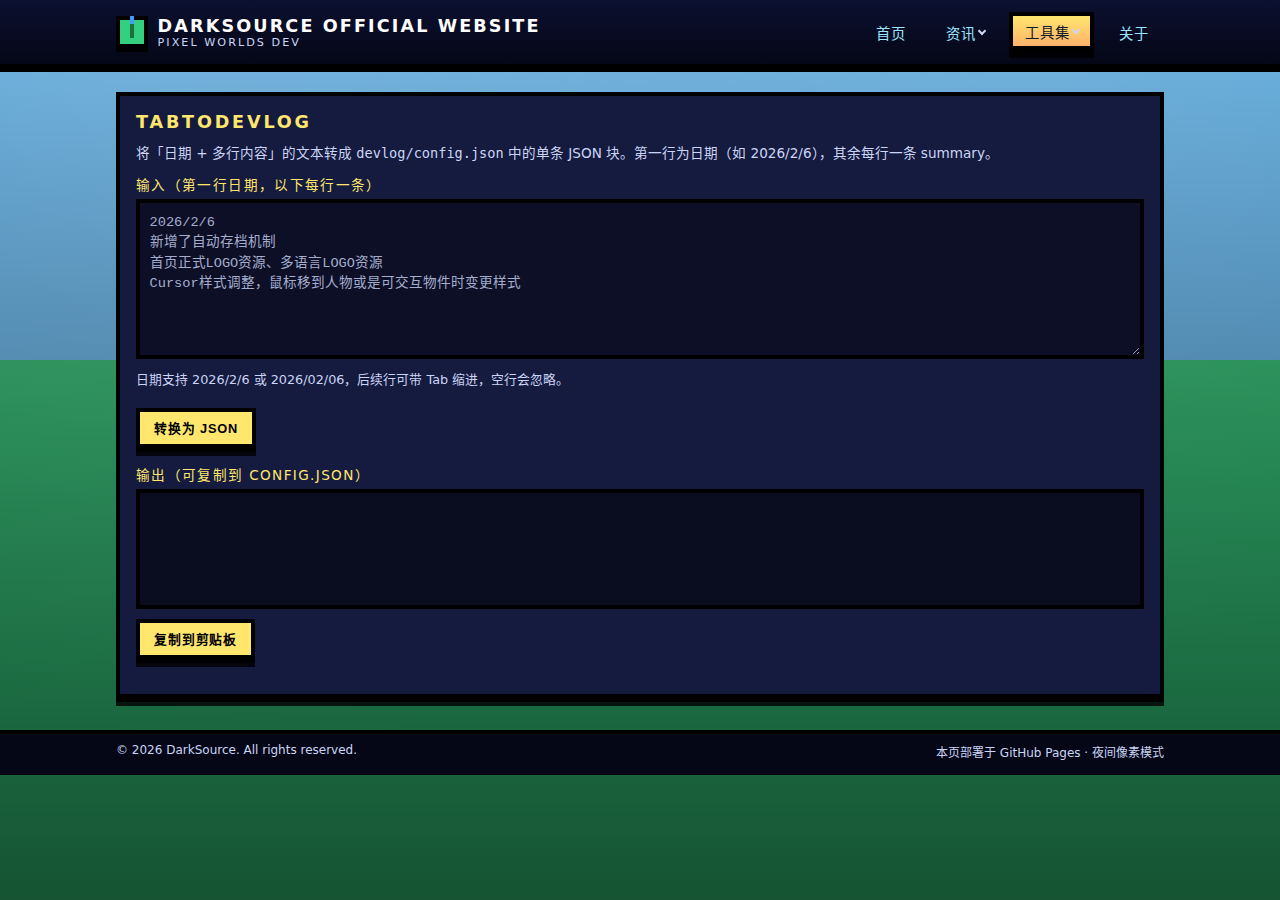
<file: tools/tab-to-devlog.html>
<!DOCTYPE html>
<html lang="zh-CN">
<head>
  <meta charset="UTF-8" />
  <meta name="viewport" content="width=device-width, initial-scale=1.0" />
  <title>TabToDevLog · DarkSource 工具</title>
  <link rel="stylesheet" href="../assets/styles.css" />
  <style>
    main {
      max-width: var(--max-width);
      width: 100%;
      margin: 1.5rem auto 2rem;
      padding: 0 1rem;
    }

    .tool-section {
      margin-bottom: 1.2rem;
    }

    .tool-section label {
      display: block;
      font-size: 0.85rem;
      color: var(--accent-yellow);
      text-transform: uppercase;
      letter-spacing: 0.1em;
      margin-bottom: 0.35rem;
    }

    .tool-textarea {
      width: 100%;
      min-height: 160px;
      padding: 0.6rem;
      font-family: ui-monospace, SFMono-Regular, Menlo, Monaco, Consolas, "Liberation Mono", "Courier New", monospace;
      font-size: 0.85rem;
      line-height: 1.5;
      background: rgba(0, 0, 0, 0.4);
      border: 4px solid #000000;
      color: var(--text-main);
      resize: vertical;
    }

    .tool-textarea::placeholder {
      color: var(--text-sub);
      opacity: 0.8;
    }

    .tool-output {
      width: 100%;
      min-height: 120px;
      padding: 0.6rem;
      font-family: ui-monospace, SFMono-Regular, Menlo, Monaco, Consolas, "Liberation Mono", "Courier New", monospace;
      font-size: 0.8rem;
      line-height: 1.6;
      background: rgba(0, 0, 0, 0.5);
      border: 4px solid #000000;
      color: var(--accent-cyan);
      white-space: pre-wrap;
      word-break: break-all;
    }

    .tool-actions {
      display: flex;
      flex-wrap: wrap;
      gap: 0.6rem;
      margin-top: 0.6rem;
    }

    .tool-hint {
      font-size: 0.8rem;
      color: var(--text-sub);
      margin-top: 0.4rem;
      line-height: 1.5;
    }
  </style>
</head>
<body class="page-loading">
  <div class="page">
    <header class="nav-wrap">
      <div id="nav-placeholder"></div>
    </header>

    <main>
      <section class="pixel-card">
        <h1 class="section-title">TabToDevLog</h1>
        <p class="section-sub">
          将「日期 + 多行内容」的文本转成 <code>devlog/config.json</code> 中的单条 JSON 块。第一行为日期（如 2026/2/6），其余每行一条 summary。
        </p>

        <div class="tool-section">
          <label for="input">输入（第一行日期，以下每行一条）</label>
          <textarea
            id="input"
            class="tool-textarea"
            placeholder="2026/2/6&#10;新增了自动存档机制&#10;首页正式LOGO资源、多语言LOGO资源&#10;Cursor样式调整，鼠标移到人物或是可交互物件时变更样式"
          ></textarea>
          <p class="tool-hint">日期支持 2026/2/6 或 2026/02/06，后续行可带 Tab 缩进，空行会忽略。</p>
        </div>

        <div class="tool-actions">
          <button type="button" class="pixel-button" id="convertBtn">转换为 JSON</button>
        </div>

        <div class="tool-section" style="margin-top:1rem;">
          <label for="output">输出（可复制到 config.json）</label>
          <pre id="output" class="tool-output" readonly></pre>
          <div class="tool-actions">
            <button type="button" class="pixel-button" id="copyBtn" disabled>复制到剪贴板</button>
          </div>
        </div>
      </section>
    </main>

    <footer>
      <div id="footer-placeholder"></div>
    </footer>
  </div>

  <script src="../assets/include.js"></script>
  <script>
    function normalizeDate(str) {
      const s = String(str).trim();
      const parts = s.split(/[/\-\.]/).map((p) => p.trim()).filter(Boolean);
      if (parts.length < 3) return null;
      const y = parts[0].padStart(4, "0");
      const m = parts[1].padStart(2, "0");
      const d = parts[2].padStart(2, "0");
      return y + "-" + m + "-" + d;
    }

    function convert() {
      const raw = document.getElementById("input").value;
      const lines = raw.split(/\r?\n/).map((line) => line.replace(/^\t+/, "").trim()).filter((line) => line.length > 0);
      if (lines.length === 0) {
        document.getElementById("output").textContent = "";
        document.getElementById("copyBtn").disabled = true;
        return;
      }
      const dateStr = normalizeDate(lines[0]);
      const date = dateStr || "未设定日期";
      const summary = lines.slice(1);
      const block = {
        date: date,
        summary: summary,
        images: []
      };
      const json = JSON.stringify(block, null, 2);
      document.getElementById("output").textContent = json;
      document.getElementById("copyBtn").disabled = false;
    }

    document.getElementById("convertBtn").addEventListener("click", convert);

    document.getElementById("copyBtn").addEventListener("click", () => {
      const pre = document.getElementById("output");
      const text = pre.textContent;
      if (!text) return;
      navigator.clipboard.writeText(text).then(
        () => {
          const btn = document.getElementById("copyBtn");
          const orig = btn.textContent;
          btn.textContent = "已复制";
          btn.disabled = false;
          setTimeout(() => { btn.textContent = orig; }, 1200);
        },
        () => { alert("复制失败，请手动选择输出框内容复制"); }
      );
    });
  </script>
</body>
</html>
</file>
<file: assets/styles.css>
:root {
  --sky-blue: #6ec5ff;
  --grass-green: #35d07f;
  --night-blue: #0b1030;
  --night-blue-soft: #151a3f;
  --pure-white: #ffffff;
  --text-main: #f8fafc;
  --text-sub: #cbd5f5;
  --accent-yellow: #ffe66d;
  --accent-pink: #ff7aa2;
  --accent-cyan: #4af2c5;
  --accent-orange: #ffb26b;
  --pixel-border: 4px;
  --max-width: 1080px;
  --transition-fast: 0.15s ease-out;
  --nav-height: 64px;
}

* {
  box-sizing: border-box;
  margin: 0;
  padding: 0;
}

html,
body {
  height: 100%;
}

body {
  font-family: system-ui, -apple-system, BlinkMacSystemFont, "Segoe UI", sans-serif;
  background:
    linear-gradient(to bottom, var(--sky-blue) 0, var(--sky-blue) 40%, var(--grass-green) 40%, var(--grass-green) 100%);
  color: var(--text-main);
  display: flex;
  flex-direction: column;
}

/* 像素感：用纯色块 + 粗边框 + 阶梯阴影 */
.pixel-card {
  background: var(--night-blue-soft);
  border: var(--pixel-border) solid #000000;
  box-shadow:
    0 var(--pixel-border) 0 #000000,
    0 calc(var(--pixel-border) * 2) 0 rgba(0, 0, 0, 0.8);
}

.pixel-button {
  display: inline-flex;
  align-items: center;
  justify-content: center;
  padding: 0.4rem 0.9rem;
  border: var(--pixel-border) solid #000000;
  background: var(--accent-yellow);
  color: #000000;
  font-weight: 700;
  text-decoration: none;
  text-transform: uppercase;
  letter-spacing: 0.06em;
  font-size: 0.8rem;
  cursor: pointer;
  box-shadow:
    0 var(--pixel-border) 0 #000000,
    0 calc(var(--pixel-border) * 2) 0 rgba(0, 0, 0, 0.8);
  transition: transform var(--transition-fast), box-shadow var(--transition-fast), filter var(--transition-fast);
}

.pixel-button:hover {
  transform: translateY(-2px);
  filter: brightness(1.05);
  box-shadow:
    0 calc(var(--pixel-border) * 1.5) 0 #000000,
    0 calc(var(--pixel-border) * 3) 0 rgba(0, 0, 0, 0.85);
}

.pixel-button:active {
  transform: translateY(2px);
  box-shadow: 0 0 0 #000000;
}

/* 页面布局 */
.page {
  flex: 1;
  display: flex;
  flex-direction: column;
  background:
    linear-gradient(to bottom, rgba(0, 0, 0, 0.1), rgba(0, 0, 0, 0.6)),
    radial-gradient(circle at 20% 0, rgba(255, 255, 255, 0.18), transparent 55%),
    radial-gradient(circle at 80% 0, rgba(255, 255, 255, 0.14), transparent 50%);
}

.nav-wrap {
  background: linear-gradient(to bottom, var(--night-blue), #050716);
  border-bottom: var(--pixel-border) solid #000000;
  box-shadow: 0 var(--pixel-border) 0 #000000;
  position: sticky;
  top: 0;
  z-index: 20;
}

.nav-inner {
  max-width: var(--max-width);
  margin: 0 auto;
  padding: 0 1rem;
  height: var(--nav-height);
  display: flex;
  align-items: center;
  justify-content: space-between;
  gap: 1rem;
}

.brand {
  display: flex;
  align-items: center;
  gap: 0.6rem;
  color: var(--pure-white);
  text-decoration: none;
}

.brand-logo {
  width: 32px;
  height: 32px;
  background: var(--grass-green);
  border: var(--pixel-border) solid #000000;
  box-shadow: 0 var(--pixel-border) 0 #000000;
  position: relative;
}

.brand-logo::before,
.brand-logo::after {
  content: "";
  position: absolute;
  background: #1a703e;
}

/* 简单像素树图标 */
.brand-logo::before {
  left: 10px;
  right: 10px;
  bottom: 6px;
  top: 4px;
  box-shadow:
    0 -4px 0 #49f,
    0 -8px 0 #49f;
}

.brand-logo::after {
  left: 14px;
  right: 14px;
  bottom: 0;
  top: 18px;
}

.brand-text-main {
  font-size: 1.1rem;
  font-weight: 800;
  letter-spacing: 0.12em;
  text-transform: uppercase;
}

.brand-text-sub {
  font-size: 0.7rem;
  color: var(--text-sub);
  text-transform: uppercase;
  letter-spacing: 0.18em;
}

nav {
  display: flex;
  align-items: center;
  gap: 0.6rem;
}

.nav-link {
  position: relative;
  padding: 0.3rem 0.7rem;
  cursor: pointer;
  font-size: 0.9rem;
  color: #9be5ff;
  text-decoration: none;
  text-transform: uppercase;
  letter-spacing: 0.08em;
  border: var(--pixel-border) solid transparent;
  background: transparent;
  transition:
    color var(--transition-fast),
    background var(--transition-fast),
    border-color var(--transition-fast),
    box-shadow var(--transition-fast),
    transform var(--transition-fast);
}

.nav-link:hover {
  color: var(--pure-white);
  background: rgba(110, 197, 255, 0.16);
  border-color: #000000;
  box-shadow: 0 var(--pixel-border) 0 #000000;
  transform: translateY(-1px);
}

.nav-link.active {
  color: #111827;
  background: linear-gradient(to bottom, var(--accent-yellow), var(--accent-orange));
  border-color: #000000;
  box-shadow:
    0 var(--pixel-border) 0 #000000,
    0 calc(var(--pixel-border) * 2) 0 rgba(0, 0, 0, 0.8);
  transform: translateY(-1px);
}

.nav-group {
  position: relative;
  display: flex;
  align-items: center;
}

.nav-group-label {
  display: inline-flex;
  align-items: center;
  gap: 0.15rem;
}

.nav-chevron {
  border: solid var(--text-sub);
  border-width: 0 2px 2px 0;
  display: inline-block;
  padding: 2px;
  transform: rotate(45deg);
  margin-top: -2px;
  transition: border-color var(--transition-fast), transform var(--transition-fast);
}

.nav-group:hover .nav-chevron {
  border-color: var(--pure-white);
  transform: rotate(225deg);
}

.nav-dropdown {
  display: none;
  position: absolute;
  top: calc(100% - 2px);
  left: 0;
  right: auto;
  min-width: auto;
  max-width: none;
  background: var(--night-blue-soft);
  border: var(--pixel-border) solid #000000;
  box-shadow:
    0 var(--pixel-border) 0 #000000,
    0 calc(var(--pixel-border) * 2) 0 rgba(0, 0, 0, 0.8);
}

.nav-group:hover .nav-dropdown {
  display: block;
}

.nav-dropdown-link {
  display: block;
  padding: 0.5rem 0.75rem;
  color: var(--text-sub);
  text-decoration: none;
  font-size: 0.85rem;
  white-space: nowrap;
  background: transparent;
  transition: background var(--transition-fast), color var(--transition-fast);
}

.nav-dropdown-link:hover {
  background: rgba(110, 197, 255, 0.18);
  color: var(--pure-white);
}

.nav-dropdown-link.active {
  background: linear-gradient(to right, rgba(255, 230, 109, 0.95), rgba(255, 178, 107, 0.95));
  color: #111827;
}

/* 手机端导航 */
.nav-toggle {
  display: none;
  width: 40px;
  height: 40px;
  border: var(--pixel-border) solid #000000;
  background: var(--accent-yellow);
  box-shadow:
    0 var(--pixel-border) 0 #000000,
    0 calc(var(--pixel-border) * 2) 0 rgba(0, 0, 0, 0.8);
  align-items: center;
  justify-content: center;
  cursor: pointer;
}

.nav-toggle-bars {
  width: 18px;
  height: 2px;
  background: #000000;
  position: relative;
}

.nav-toggle-bars::before,
.nav-toggle-bars::after {
  content: "";
  position: absolute;
  left: 0;
  right: 0;
  height: 2px;
  background: #000000;
}

.nav-toggle-bars::before {
  top: -6px;
}

.nav-toggle-bars::after {
  top: 6px;
}

.nav-menu {
  display: flex;
  align-items: center;
  gap: 0.6rem;
}

@media (max-width: 768px) {
  .nav-inner {
    height: auto;
    padding-top: 0.4rem;
    padding-bottom: 0.4rem;
    align-items: flex-start;
  }

  .nav-toggle {
    display: inline-flex;
  }

  .nav-menu {
    display: none;
    flex-direction: column;
    width: 100%;
    padding: 0.5rem 0 0.25rem;
  }

  .nav-menu.open {
    display: flex;
  }

  .nav-group {
    width: 100%;
    align-items: flex-start;
    flex-direction: column;
  }

  .nav-dropdown {
    position: static;
    margin-top: 0.3rem;
    width: 100%;
  }
}

/* 主体内容 */
main {
  max-width: var(--max-width);
  width: 100%;
  margin: 1.25rem auto 1.75rem;
  padding: 0 1rem;
  display: flex;
  flex-direction: column;
  gap: 1.5rem;
}

.view-section {
  display: none;
}

.view-section.is-active {
  display: block;
}

section {
  padding: 1rem;
  color: var(--text-main);
}

.hero {
  display: grid;
  grid-template-columns: minmax(0, 3fr) minmax(0, 2.5fr);
  gap: 1.25rem;
}

.hero-title {
  font-size: 1.8rem;
  text-transform: uppercase;
  letter-spacing: 0.18em;
  margin-bottom: 0.75rem;
}

.hero-subtitle {
  font-size: 0.95rem;
  color: var(--text-sub);
  margin-bottom: 1.1rem;
  line-height: 1.5;
}

.hero-tags {
  display: flex;
  flex-wrap: wrap;
  gap: 0.4rem;
  margin-bottom: 1rem;
}

.hero-tag {
  background: rgba(255, 255, 255, 0.08);
  border: var(--pixel-border) solid #000000;
  padding: 0.18rem 0.5rem;
  font-size: 0.7rem;
  text-transform: uppercase;
  letter-spacing: 0.12em;
}

.hero-actions {
  display: flex;
  flex-wrap: wrap;
  gap: 0.6rem;
}

.hero-preview {
  display: grid;
  grid-template-rows: repeat(6, 1fr);
  grid-template-columns: repeat(10, 1fr);
  gap: 1px;
  background: #000000;
  padding: 4px;
}

.hero-pixel {
  width: 100%;
  padding-bottom: 100%;
  background: var(--night-blue);
}

.hero-pixel.sky {
  background: var(--sky-blue);
}

.hero-pixel.grass {
  background: var(--grass-green);
}

.hero-pixel.star {
  background: var(--pure-white);
}

.hero-pixel.moon {
  background: var(--pure-white);
}

.hero-pixel.char {
  background: #ff7aa2;
}

.section-title {
  font-size: 1.1rem;
  margin-bottom: 0.6rem;
  text-transform: uppercase;
  letter-spacing: 0.16em;
  color: var(--accent-yellow);
}

.section-sub {
  font-size: 0.85rem;
  color: var(--text-sub);
  margin-bottom: 0.75rem;
}

.log-list,
.tool-list {
  list-style: none;
  font-size: 0.88rem;
  color: var(--text-sub);
}

.log-list li,
.tool-list li {
  margin-bottom: 0.4rem;
}

.log-tag {
  display: inline-block;
  min-width: 3.6rem;
  padding: 0.08rem 0.3rem;
  margin-right: 0.4rem;
  font-size: 0.7rem;
  text-align: center;
  background: rgba(255, 255, 255, 0.1);
  border: 2px solid #000000;
  text-transform: uppercase;
  letter-spacing: 0.12em;
  color: var(--accent-yellow);
}

.chip-row {
  display: flex;
  flex-wrap: wrap;
  gap: 0.4rem;
  margin-top: 0.3rem;
}

.chip {
  padding: 0.1rem 0.45rem;
  border-radius: 999px;
  border: 2px solid rgba(255, 255, 255, 0.15);
  font-size: 0.7rem;
  color: var(--text-sub);
}

.privacy-block {
  margin-top: 0.4rem;
  font-size: 0.8rem;
  color: var(--text-sub);
  line-height: 1.6;
}

.about-grid {
  display: grid;
  grid-template-columns: minmax(0, 3fr) minmax(0, 2.5fr);
  gap: 1.25rem;
  align-items: flex-start;
}

.about-meta {
  font-size: 0.85rem;
  color: var(--text-sub);
  line-height: 1.7;
}

.about-meta dt {
  font-weight: 600;
  color: var(--text-main);
  margin-top: 0.4rem;
}

.about-meta dd {
  margin-left: 0;
}

footer {
  border-top: var(--pixel-border) solid #000000;
  background: #050716;
  color: var(--text-sub);
  font-size: 0.75rem;
}

.footer-inner {
  max-width: var(--max-width);
  margin: 0 auto;
  padding: 0.6rem 1rem 0.9rem;
  display: flex;
  justify-content: space-between;
  gap: 0.75rem;
  flex-wrap: wrap;
}

.footer-inner a {
  color: var(--text-sub);
  text-decoration: none;
}

.footer-inner a:hover {
  color: var(--pure-white);
  text-decoration: underline;
}

@media (max-width: 768px) {
  .hero {
    grid-template-columns: minmax(0, 1fr);
  }

  .about-grid {
    grid-template-columns: minmax(0, 1fr);
  }

  .hero-title {
    font-size: 1.4rem;
  }
}
</file>
